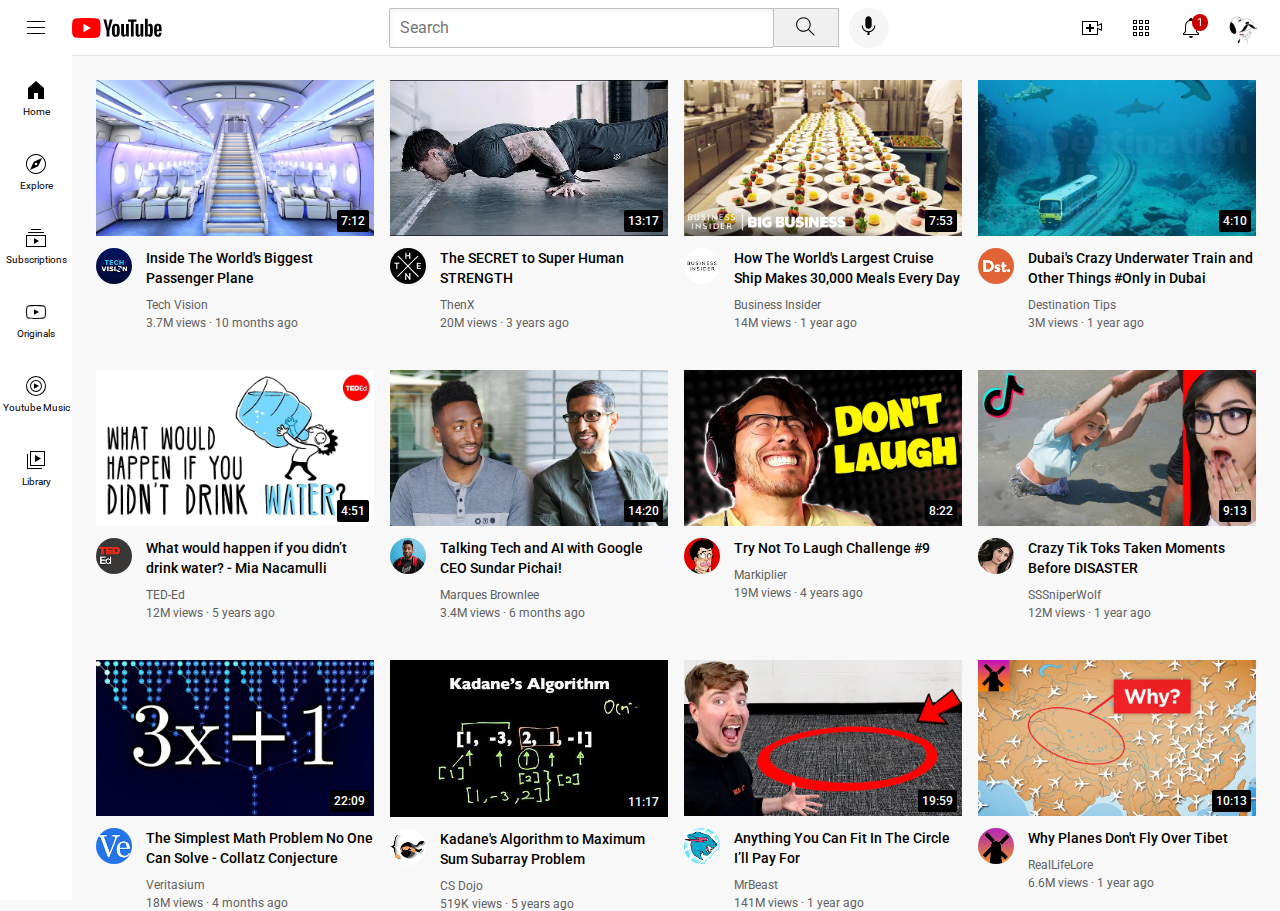
<file: index.html>
<!--Static Youtube using Html and Css-->


<!DOCTYPE html>
<html>

<head>
    <link rel="icon" type="image/png" href="icons/youtube.png"/>
    
    <title>Youtube.com</title>

    <link rel="preconnect" href="https://fonts.googleapis.com">
    <link rel="preconnect" href="https://fonts.gstatic.com" crossorigin>
    <link href="https://fonts.googleapis.com/css2?family=Roboto:wght@400;500;700&display=swap" rel="stylesheet">

    <link rel="stylesheet" href="styles/general.css">
    <link rel="stylesheet" href="styles/header.css">
    <link rel="stylesheet" href="styles/video.css">
    <link rel="stylesheet" href="styles/sidebar.css">

</head>

<body>

    <header class="header">
        <div class="left-section">
            <img class="hamburger-menu" src="icons/hamburger-menu.svg">
            <img class="youtube-logo" src="icons/youtube-logo.svg">
        </div>
        <div class="middle-section">

            <input class="search-bar" type="text" placeholder="Search">

            <button class="search-button">
                <img class="search-icon" src="icons/search.svg">
                <div class="tooltip">Search</div>
            </button>
            <button class="voice-search-button">
                <img class="voice-search-icon" src="icons/voice-search-icon.svg">
                <div class="tooltip">Search with your voice</div>
            </button>
        </div>
        <div class="right-section">

            <div class="upload-icon-container">
                <img class="upload-icon" src="icons/upload.svg">
                <div class="tooltip">Create</div>
            </div>


            <div class="youtube-apps-container">
                <img class="youtube-apps-icon" src="icons/youtube-apps.svg">
                <div class="tooltip">Youtube Apps</div>
            </div>

            <div class="notifications-icon-container"><img class="notifications-icon" src="icons/notifications.svg">
                <div class="notifications-count">1</div>
                <div class="tooltip">Notifications</div>
            </div>

            <img class="current-user-picture" src="icons/unnamed.jpg">
        </div>




    </header>

    <nav class="sidebar">

        <div class="sidebar-link">
            <img src="icons/home.svg" alt="">
            <div>Home</div>
        </div>
        <div class="sidebar-link"> <img src="icons/explore.svg" alt="">
            <div>Explore</div>
        </div>
        <div class="sidebar-link"> <img src="icons/subscriptions.svg" alt="">
            <div>Subscriptions</div>
        </div>
        <div class="sidebar-link"> <img src="icons/originals.svg" alt="">
            <div>Originals</div>
        </div>
        <div class="sidebar-link"> <img src="icons/youtube-music.svg" alt="">
            <div>Youtube Music</div>
        </div>
        <div class="sidebar-link"> <img src="icons/library.svg" alt="">
            <div>Library</div>
        </div>
    </nav>

    <main>
        <section class="video-grid">
            <div class="video-preview">
                <div class="thumbnail-row">
                    <img class="thumbnail" src="thumbnail/thumbnail-8.webp">
                    <div class="video-time">7:12</div>
                </div>
                <div class="video-info-grid">
                    <div class="channel-picture">
                        <img class="profile-picture" src="channel-pictures/channel-8.jpeg">
                    </div>
                    <div class="video-info">
                        <p class="video-title">
                            Inside The World's Biggest Passenger Plane
                        </p>
                        <p class="video-author">
                            Tech Vision
                        </p>
                        <p class="video-stats">
                            3.7M views &#183; 10 months ago
                        </p>
                    </div>
                </div>
            </div>

            <div class="video-preview">
                <div class="thumbnail-row">
                    <img class="thumbnail" src="thumbnail/thumbnail-9.webp">
                    <div class="video-time">13:17</div>
                </div>
                <div class="video-info-grid">
                    <div class="channel-picture">
                        <img class="profile-picture" src="channel-pictures/channel-9.jpeg">
                    </div>
                    <div class="video-info">
                        <p class="video-title">
                            The SECRET to Super Human STRENGTH
                        </p>
                        <p class="video-author">
                            ThenX
                        </p>
                        <p class="video-stats">
                            20M views &#183; 3 years ago
                        </p>
                    </div>
                </div>
            </div>

            <div class="video-preview">
                <div class="thumbnail-row">
                    <img class="thumbnail" src="thumbnail/thumbnail-10.webp">
                    <div class="video-time">7:53</div>
                </div>
                <div class="video-info-grid">
                    <div class="channel-picture">
                        <img class="profile-picture" src="channel-pictures/channel-10.jpeg">
                    </div>
                    <div class="video-info">
                        <p class="video-title">
                            How The World's Largest Cruise Ship Makes 30,000 Meals Every Day
                        </p>
                        <p class="video-author">
                            Business Insider
                        </p>
                        <p class="video-stats">
                            14M views &#183; 1 year ago
                        </p>
                    </div>
                </div>
            </div>

            <div class="video-preview">
                <div class="thumbnail-row">
                    <img class="thumbnail" src="thumbnail/thumbnail-11.webp">
                    <div class="video-time">4:10</div>
                </div>
                <div class="video-info-grid">
                    <div class="channel-picture">
                        <img class="profile-picture" src="channel-pictures/channel-11.jpeg">
                    </div>
                    <div class="video-info">
                        <p class="video-title">
                            Dubai's Crazy Underwater Train and Other Things #Only in Dubai
                        </p>
                        <p class="video-author">
                            Destination Tips
                        </p>
                        <p class="video-stats">
                            3M views &#183; 1 year ago
                        </p>
                    </div>
                </div>
            </div>

            <div class="video-preview">
                <div class="thumbnail-row">
                    <img class="thumbnail" src="thumbnail/thumbnail-12.webp">
                    <div class="video-time">4:51</div>
                </div>
                <div class="video-info-grid">
                    <div class="channel-picture">
                        <img class="profile-picture" src="channel-pictures/channel-12.jpeg">
                    </div>
                    <div class="video-info">
                        <p class="video-title">
                            What would happen if you didn’t drink water? - Mia Nacamulli
                        </p>
                        <p class="video-author">
                            TED-Ed
                        </p>
                        <p class="video-stats">
                            12M views &#183; 5 years ago
                        </p>
                    </div>
                </div>
            </div>

            <div class="video-preview">

                <div class="thumbnail-row">
                    <img class="thumbnail" src="thumbnail/thumbnail-1.webp">
                    <div class="video-time">14:20</div>
                </div>

                <div class="video-info-grid">
                    <div class="channel-picture">
                        <img class="profile-picture" src="channel-pictures/channel-1.jpeg">
                    </div>

                    <div class="video-info">
                        <p class="video-title">
                            Talking Tech and AI with Google CEO Sundar Pichai!
                        </p>

                        <p class="video-author">
                            Marques Brownlee
                        </p>

                        <p class="video-stats">
                            3.4M views &#183; 6 months ago
                        </p>
                    </div>

                </div>



            </div>

            <div class="video-preview">

                <div class="thumbnail-row">
                    <img class="thumbnail" src="thumbnail/thumbnail-2.webp">
                    <div class="video-time">8:22</div>
                </div>

                <div class="video-info-grid">
                    <div class="channel-picture">
                        <img class="profile-picture" src="channel-pictures/channel-2.jpeg">
                    </div>

                    <div class="video-info">
                        <p class="video-title">
                            Try Not To Laugh Challenge #9
                        </p>

                        <p class="video-author">
                            Markiplier
                        </p>

                        <p class="video-stats">
                            19M views &#183; 4 years ago
                        </p>
                    </div>

                </div>



            </div>

            <div class="video-preview">

                <div class="thumbnail-row">
                    <img class="thumbnail" src="thumbnail/thumbnail-3.webp">
                    <div class="video-time">9:13</div>
                </div>

                <div class="video-info-grid">
                    <div class="channel-picture">
                        <img class="profile-picture" src="channel-pictures/channel-3.jpeg">
                    </div>

                    <div class="video-info">
                        <p class="video-title">
                            Crazy Tik Toks Taken Moments Before DISASTER
                        </p>

                        <p class="video-author">
                            SSSniperWolf
                        </p>

                        <p class="video-stats">
                            12M views &#183; 1 year ago
                        </p>
                    </div>

                </div>



            </div>

            <div class="video-preview">

                <div class="thumbnail-row">
                    <img class="thumbnail" src="thumbnail/thumbnail-4.webp">
                    <div class="video-time">22:09</div>
                </div>

                <div class="video-info-grid">
                    <div class="channel-picture">
                        <img class="profile-picture" src="channel-pictures/channel-4.jpeg">
                    </div>

                    <div class="video-info">
                        <p class="video-title">

                            The Simplest Math Problem No One Can Solve - Collatz Conjecture

                        </p>

                        <p class="video-author">
                            Veritasium

                        </p>

                        <p class="video-stats">
                            18M views &#183; 4 months ago
                        </p>
                    </div>

                </div>



            </div>

            <div class="video-preview">

                <div class="thumbnail-row">
                    <img class="thumbnail" src="thumbnail/thumbnail-5.webp">
                    <div class="video-time">11:17</div>
                </div>

                <div class="video-info-grid">
                    <div class="channel-picture">
                        <img class="profile-picture" src="channel-pictures/channel-5.jpeg">
                    </div>

                    <div class="video-info">
                        <p class="video-title">

                            Kadane's Algorithm to Maximum Sum Subarray Problem

                        </p>

                        <p class="video-author">
                            CS Dojo
                        </p>

                        <p class="video-stats">
                            519K views &#183; 5 years ago
                        </p>
                    </div>

                </div>



            </div>

            <div class="video-preview">

                <div class="thumbnail-row">
                    <img class="thumbnail" src="thumbnail/thumbnail-6.webp">
                    <div class="video-time">19:59</div>
                </div>

                <div class="video-info-grid">
                    <div class="channel-picture">
                        <img class="profile-picture" src="channel-pictures/channel-6.jpeg">
                    </div>

                    <div class="video-info">
                        <p class="video-title">

                            Anything You Can Fit In The Circle I’ll Pay For


                        </p>

                        <p class="video-author">
                            MrBeast
                        </p>

                        <p class="video-stats">
                            141M views &#183; 1 year ago
                        </p>
                    </div>
                </div>
            </div>

            <div class="video-preview">
                <div class="thumbnail-row">
                    <img class="thumbnail" src="thumbnail/thumbnail-7.webp">
                    <div class="video-time">10:13</div>
                </div>
                <div class="video-info-grid">
                    <div class="channel-picture">
                        <img class="profile-picture" src="channel-pictures/channel-7.jpeg">
                    </div>
                    <div class="video-info">
                        <p class="video-title">
                            Why Planes Don't Fly Over Tibet
                        </p>
                        <p class="video-author">
                            RealLifeLore
                        </p>
                        <p class="video-stats">
                            6.6M views &#183; 1 year ago
                        </p>
                    </div>
                </div>
            </div>


        </section>
    </main>
</body>

</html>
</file>
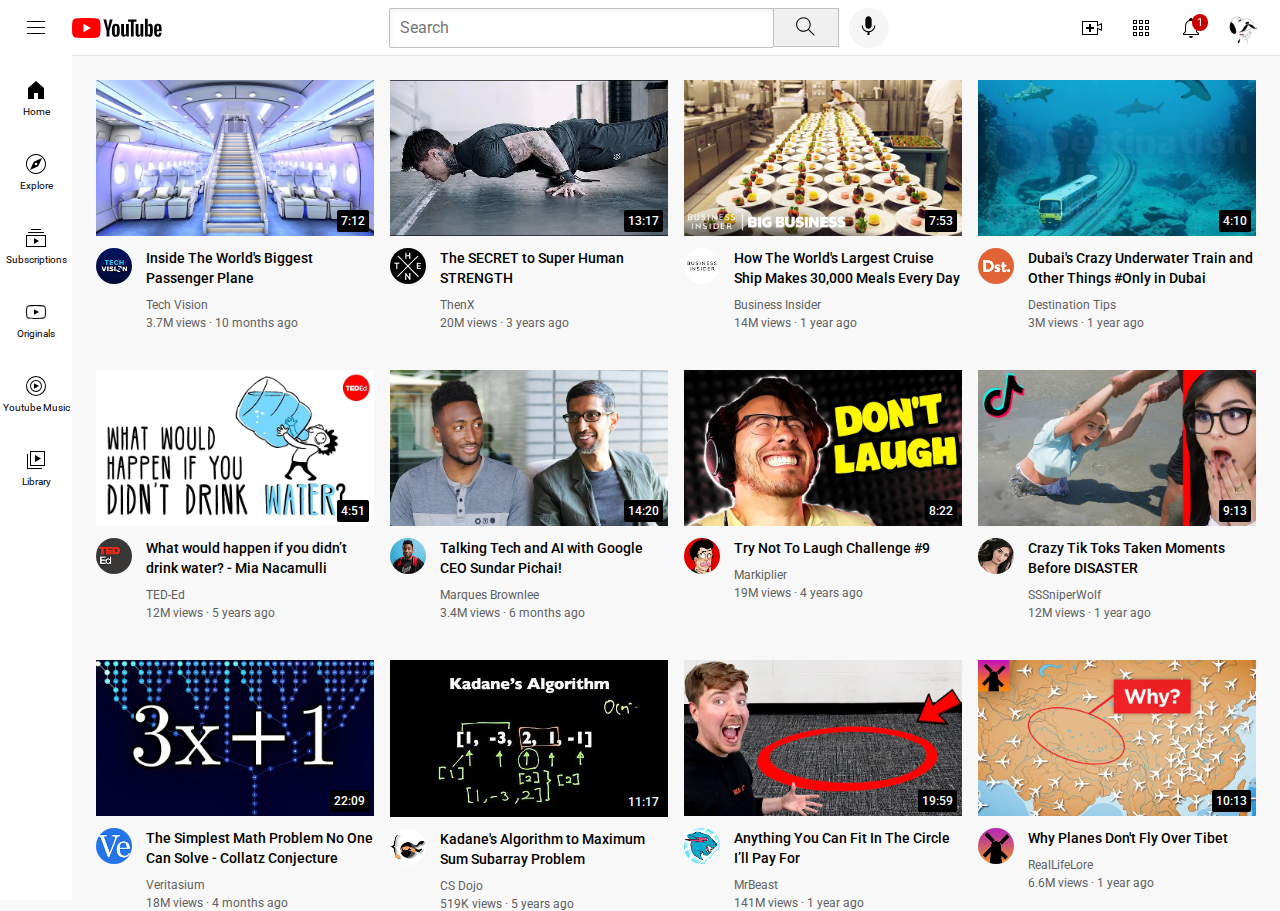
<file: youtube.html>
<!--Static Youtube using Html and Css-->


<!DOCTYPE html>
<html>

<head>
    <title>Youtube.com clone</title>

    <link rel="preconnect" href="https://fonts.googleapis.com">
    <link rel="preconnect" href="https://fonts.gstatic.com" crossorigin>
    <link href="https://fonts.googleapis.com/css2?family=Roboto:wght@400;500;700&display=swap" rel="stylesheet">

    <link rel="stylesheet" href="styles/general.css">
    <link rel="stylesheet" href="styles/header.css">
    <link rel="stylesheet" href="styles/video.css">
    <link rel="stylesheet" href="styles/sidebar.css">

</head>

<body>

    <header class="header">
        <div class="left-section">
            <img class="hamburger-menu" src="icons/hamburger-menu.svg">
            <img class="youtube-logo" src="icons/youtube-logo.svg">
        </div>
        <div class="middle-section">

            <input class="search-bar" type="text" placeholder="Search">

            <button class="search-button">
                <img class="search-icon" src="icons/search.svg">
                <div class="tooltip">Search</div>
            </button>
            <button class="voice-search-button">
                <img class="voice-search-icon" src="icons/voice-search-icon.svg">
                <div class="tooltip">Search with your voice</div>
            </button>
        </div>
        <div class="right-section">

            <div class="upload-icon-container">
                <img class="upload-icon" src="icons/upload.svg">
                <div class="tooltip">Create</div>
            </div>


            <div class="youtube-apps-container">
                <img class="youtube-apps-icon" src="icons/youtube-apps.svg">
                <div class="tooltip">Youtube Apps</div>
            </div>

            <div class="notifications-icon-container"><img class="notifications-icon" src="icons/notifications.svg">
                <div class="notifications-count">1</div>
                <div class="tooltip">Notifications</div>
            </div>

            <img class="current-user-picture" src="icons/unnamed.jpg">
        </div>




    </header>

    <nav class="sidebar">

        <div class="sidebar-link">
            <img src="icons/home.svg" alt="">
            <div>Home</div>
        </div>
        <div class="sidebar-link"> <img src="icons/explore.svg" alt="">
            <div>Explore</div>
        </div>
        <div class="sidebar-link"> <img src="icons/subscriptions.svg" alt="">
            <div>Subscriptions</div>
        </div>
        <div class="sidebar-link"> <img src="icons/originals.svg" alt="">
            <div>Originals</div>
        </div>
        <div class="sidebar-link"> <img src="icons/youtube-music.svg" alt="">
            <div>Youtube Music</div>
        </div>
        <div class="sidebar-link"> <img src="icons/library.svg" alt="">
            <div>Library</div>
        </div>
    </nav>

    <main>
        <section class="video-grid">
            <div class="video-preview">
                <div class="thumbnail-row">
                    <img class="thumbnail" src="thumbnail/thumbnail-8.webp">
                    <div class="video-time">7:12</div>
                </div>
                <div class="video-info-grid">
                    <div class="channel-picture">
                        <img class="profile-picture" src="channel-pictures/channel-8.jpeg">
                    </div>
                    <div class="video-info">
                        <p class="video-title">
                            Inside The World's Biggest Passenger Plane
                        </p>
                        <p class="video-author">
                            Tech Vision
                        </p>
                        <p class="video-stats">
                            3.7M views &#183; 10 months ago
                        </p>
                    </div>
                </div>
            </div>

            <div class="video-preview">
                <div class="thumbnail-row">
                    <img class="thumbnail" src="thumbnail/thumbnail-9.webp">
                    <div class="video-time">13:17</div>
                </div>
                <div class="video-info-grid">
                    <div class="channel-picture">
                        <img class="profile-picture" src="channel-pictures/channel-9.jpeg">
                    </div>
                    <div class="video-info">
                        <p class="video-title">
                            The SECRET to Super Human STRENGTH
                        </p>
                        <p class="video-author">
                            ThenX
                        </p>
                        <p class="video-stats">
                            20M views &#183; 3 years ago
                        </p>
                    </div>
                </div>
            </div>

            <div class="video-preview">
                <div class="thumbnail-row">
                    <img class="thumbnail" src="thumbnail/thumbnail-10.webp">
                    <div class="video-time">7:53</div>
                </div>
                <div class="video-info-grid">
                    <div class="channel-picture">
                        <img class="profile-picture" src="channel-pictures/channel-10.jpeg">
                    </div>
                    <div class="video-info">
                        <p class="video-title">
                            How The World's Largest Cruise Ship Makes 30,000 Meals Every Day
                        </p>
                        <p class="video-author">
                            Business Insider
                        </p>
                        <p class="video-stats">
                            14M views &#183; 1 year ago
                        </p>
                    </div>
                </div>
            </div>

            <div class="video-preview">
                <div class="thumbnail-row">
                    <img class="thumbnail" src="thumbnail/thumbnail-11.webp">
                    <div class="video-time">4:10</div>
                </div>
                <div class="video-info-grid">
                    <div class="channel-picture">
                        <img class="profile-picture" src="channel-pictures/channel-11.jpeg">
                    </div>
                    <div class="video-info">
                        <p class="video-title">
                            Dubai's Crazy Underwater Train and Other Things #Only in Dubai
                        </p>
                        <p class="video-author">
                            Destination Tips
                        </p>
                        <p class="video-stats">
                            3M views &#183; 1 year ago
                        </p>
                    </div>
                </div>
            </div>

            <div class="video-preview">
                <div class="thumbnail-row">
                    <img class="thumbnail" src="thumbnail/thumbnail-12.webp">
                    <div class="video-time">4:51</div>
                </div>
                <div class="video-info-grid">
                    <div class="channel-picture">
                        <img class="profile-picture" src="channel-pictures/channel-12.jpeg">
                    </div>
                    <div class="video-info">
                        <p class="video-title">
                            What would happen if you didn’t drink water? - Mia Nacamulli
                        </p>
                        <p class="video-author">
                            TED-Ed
                        </p>
                        <p class="video-stats">
                            12M views &#183; 5 years ago
                        </p>
                    </div>
                </div>
            </div>

            <div class="video-preview">

                <div class="thumbnail-row">
                    <img class="thumbnail" src="thumbnail/thumbnail-1.webp">
                    <div class="video-time">14:20</div>
                </div>

                <div class="video-info-grid">
                    <div class="channel-picture">
                        <img class="profile-picture" src="channel-pictures/channel-1.jpeg">
                    </div>

                    <div class="video-info">
                        <p class="video-title">
                            Talking Tech and AI with Google CEO Sundar Pichai!
                        </p>

                        <p class="video-author">
                            Marques Brownlee
                        </p>

                        <p class="video-stats">
                            3.4M views &#183; 6 months ago
                        </p>
                    </div>

                </div>



            </div>

            <div class="video-preview">

                <div class="thumbnail-row">
                    <img class="thumbnail" src="thumbnail/thumbnail-2.webp">
                    <div class="video-time">8:22</div>
                </div>

                <div class="video-info-grid">
                    <div class="channel-picture">
                        <img class="profile-picture" src="channel-pictures/channel-2.jpeg">
                    </div>

                    <div class="video-info">
                        <p class="video-title">
                            Try Not To Laugh Challenge #9
                        </p>

                        <p class="video-author">
                            Markiplier
                        </p>

                        <p class="video-stats">
                            19M views &#183; 4 years ago
                        </p>
                    </div>

                </div>



            </div>

            <div class="video-preview">

                <div class="thumbnail-row">
                    <img class="thumbnail" src="thumbnail/thumbnail-3.webp">
                    <div class="video-time">9:13</div>
                </div>

                <div class="video-info-grid">
                    <div class="channel-picture">
                        <img class="profile-picture" src="channel-pictures/channel-3.jpeg">
                    </div>

                    <div class="video-info">
                        <p class="video-title">
                            Crazy Tik Toks Taken Moments Before DISASTER
                        </p>

                        <p class="video-author">
                            SSSniperWolf
                        </p>

                        <p class="video-stats">
                            12M views &#183; 1 year ago
                        </p>
                    </div>

                </div>



            </div>

            <div class="video-preview">

                <div class="thumbnail-row">
                    <img class="thumbnail" src="thumbnail/thumbnail-4.webp">
                    <div class="video-time">22:09</div>
                </div>

                <div class="video-info-grid">
                    <div class="channel-picture">
                        <img class="profile-picture" src="channel-pictures/channel-4.jpeg">
                    </div>

                    <div class="video-info">
                        <p class="video-title">

                            The Simplest Math Problem No One Can Solve - Collatz Conjecture

                        </p>

                        <p class="video-author">
                            Veritasium

                        </p>

                        <p class="video-stats">
                            18M views &#183; 4 months ago
                        </p>
                    </div>

                </div>



            </div>

            <div class="video-preview">

                <div class="thumbnail-row">
                    <img class="thumbnail" src="thumbnail/thumbnail-5.webp">
                    <div class="video-time">11:17</div>
                </div>

                <div class="video-info-grid">
                    <div class="channel-picture">
                        <img class="profile-picture" src="channel-pictures/channel-5.jpeg">
                    </div>

                    <div class="video-info">
                        <p class="video-title">

                            Kadane's Algorithm to Maximum Sum Subarray Problem

                        </p>

                        <p class="video-author">
                            CS Dojo
                        </p>

                        <p class="video-stats">
                            519K views &#183; 5 years ago
                        </p>
                    </div>

                </div>



            </div>

            <div class="video-preview">

                <div class="thumbnail-row">
                    <img class="thumbnail" src="thumbnail/thumbnail-6.webp">
                    <div class="video-time">19:59</div>
                </div>

                <div class="video-info-grid">
                    <div class="channel-picture">
                        <img class="profile-picture" src="channel-pictures/channel-6.jpeg">
                    </div>

                    <div class="video-info">
                        <p class="video-title">

                            Anything You Can Fit In The Circle I’ll Pay For


                        </p>

                        <p class="video-author">
                            MrBeast
                        </p>

                        <p class="video-stats">
                            141M views &#183; 1 year ago
                        </p>
                    </div>
                </div>
            </div>

            <div class="video-preview">
                <div class="thumbnail-row">
                    <img class="thumbnail" src="thumbnail/thumbnail-7.webp">
                    <div class="video-time">10:13</div>
                </div>
                <div class="video-info-grid">
                    <div class="channel-picture">
                        <img class="profile-picture" src="channel-pictures/channel-7.jpeg">
                    </div>
                    <div class="video-info">
                        <p class="video-title">
                            Why Planes Don't Fly Over Tibet
                        </p>
                        <p class="video-author">
                            RealLifeLore
                        </p>
                        <p class="video-stats">
                            6.6M views &#183; 1 year ago
                        </p>
                    </div>
                </div>
            </div>


        </section>
    </main>
</body>

</html>
</file>
<file: styles/general.css>
p {
    font-family: Roboto, Arial;
    margin-top: 0;
    margin-bottom: 0;
}

body {
    margin: 0;
    padding-top: 80px;
    padding-left: 96px;
    padding-right: 24px;
    background-color: rgb(248, 248, 248);
}
</file>
<file: styles/header.css>
.header {
    height: 55px;

    display: flex;
    flex-direction: row;
    justify-content: space-between;

    position: fixed;
    top: 0;
    right: 0;
    left: 0;
    z-index: 100;

    background-color: white;
    border-bottom-width: 1px;
    border-bottom-style: solid;
    border-bottom-color: rgb(228, 228, 228);
}

.left-section {

    display: flex;
    align-items: center;
}

.hamburger-menu {
    height: 24px;
    margin-left: 24px;
    margin-right: 24px;
}

.youtube-logo {
    height: 20px;
}

.middle-section {


    flex: 1;
    margin-left: 70px;
    margin-right: 35px;
    max-width: 500px;
    display: flex;
    align-items: center;

}

.search-bar {
    flex: 1;
    height: 36px;
    padding-left: 10px;
    font-size: 16px;

    border: 1px solid rgb(192, 192, 192);
    border-radius: 2px;
    box-shadow: inset 1px 2px 5px rgba(0, 0, 0, 0.05);
    width: 0;
}

.search-bar::placeholder {
    font-family: Roboto, Arial;
    font-size: 16px;
}

.search-icon {
    height: 25px;
    margin-top: 4px;
}

.search-button {
    height: 39px;
    width: 66px;
    background-color: rgb(240, 240, 240);
    border-width: 1px;
    border-style: solid;
    border-color: rgb(192, 192, 192);
    margin-left: -1px;
    margin-right: 10px;


}

.search-button,
.voice-search-button,
.upload-icon-container,
.youtube-apps-container,
.notifications-icon-container {
    display: flex;
    position: relative;
    justify-content: center;
    align-content: center;
}

.search-button .tooltip,
.voice-search-button .tooltip,
.upload-icon-container .tooltip,
.youtube-apps-container .tooltip,
.notifications-icon-container .tooltip {
    font-family: Roboto, Arial;
    position: absolute;
    background-color: gray;
    color: white;
    padding-top: 4px;
    padding-bottom: 4px;
    padding-right: 8px;
    padding-left: 8px;

    border-radius: 2px;
    font-size: 12px;

    bottom: -30px;

    opacity: 0;
    transition: opacity 0.15s;
    pointer-events: none;
    white-space: nowrap;
}

.search-button:hover .tooltip,
.voice-search-button:hover .tooltip,
.upload-icon-container:hover .tooltip,
.youtube-apps-container:hover .tooltip,
.notifications-icon-container:hover .tooltip {
    opacity: 1;
}

.voice-search-button {
    height: 40px;
    width: 40px;
    border-radius: 20px;
    border: none;
    background-color: rgb(245, 245, 245);
}

.voice-search-icon {
    height: 25px;
    padding-top: 4px;


}

.right-section {
    margin-right: 20px;
    width: 180px;
    display: flex;
    align-items: center;
    justify-content: space-between;
    flex-shrink: 0;
}

.upload-icon {
    height: 24px;
}

.youtube-apps-icon {
    height: 24px;
}

.notifications-icon {
    height: 24px;

}

.notifications-icon-container {
    position: relative;
}

.notifications-count {
    position: absolute;
    top: -2px;
    right: -5px;
    background-color: rgb(200, 0, 0);
    color: white;
    font-family: Roboto, Arial;
    font-size: 11px;
    padding-left: 5px;
    padding-right: 5px;
    padding-top: 2px;
    padding-bottom: 2px;
    border-radius: 10px;
}

.current-user-picture {
    height: 32px;
    border-radius: 16px;
}
</file>
<file: styles/video.css>
.thumbnail {
    width: 100%;

}



.video-title {
    margin-top: 0;
    line-height: 20px;
    font-size: 14px;
    font-weight: 500;
    margin-bottom: 10px;
}


.video-info-grid {
    display: grid;
    grid-template-columns: 50px 1fr;
}


.profile-picture {
    width: 36px;
    border-radius: 50px;
}

.thumbnail-row {
    margin-bottom: 8px;
    position: relative;
}

.video-author,
.video-stats {
    font-size: 12px;
    color: rgb(96, 96, 96);
}

.video-author {
    margin-bottom: 4px;
}

.video-grid {
    display: grid;
    grid-template-columns: 1fr 1fr 1fr;
    column-gap: 16px;
    row-gap: 40px;

}

@media (max-width: 750px) {
    .video-grid {
        grid-template-columns: 1fr 1fr;
    }
}

@media (min-width: 751px) and(max-width: 999px) {
    .video-grid {
        grid-template-columns: 1fr 1fr 1fr;
    }
}


@media (min-width: 1000px) {
    .video-grid {
        grid-template-columns: 1fr 1fr 1fr 1fr;
    }
}





.video-time {
    background-color: black;
    color: white;
    position: absolute;
    font-family: Roboto, Arial;
    font-size: 12px;
    font-weight: 500;
    padding: 4px;
    bottom: 8px;
    right: 5px;
    border-radius: 2px;
}
</file>
<file: styles/sidebar.css>
.sidebar {
    position: fixed;
    left: 0;
    bottom: 0;
    top: 55px;
    background-color: white;
    width: 72px;
    z-index: 200;
    padding-top: 5px;
}

.sidebar-link {
    height: 74px;
    display: flex;
    justify-content: center;
    align-items: center;
    flex-direction: column;
    cursor: pointer;

}

.sidebar-link:hover {
    background-color: rgb(235, 235, 235);
}

.sidebar-link img {
    height: 24px;
    margin-bottom: 4px;
}

.sidebar-link div {
    font-family: Roboto, Arial;
    font-size: 10px;

}
</file>
